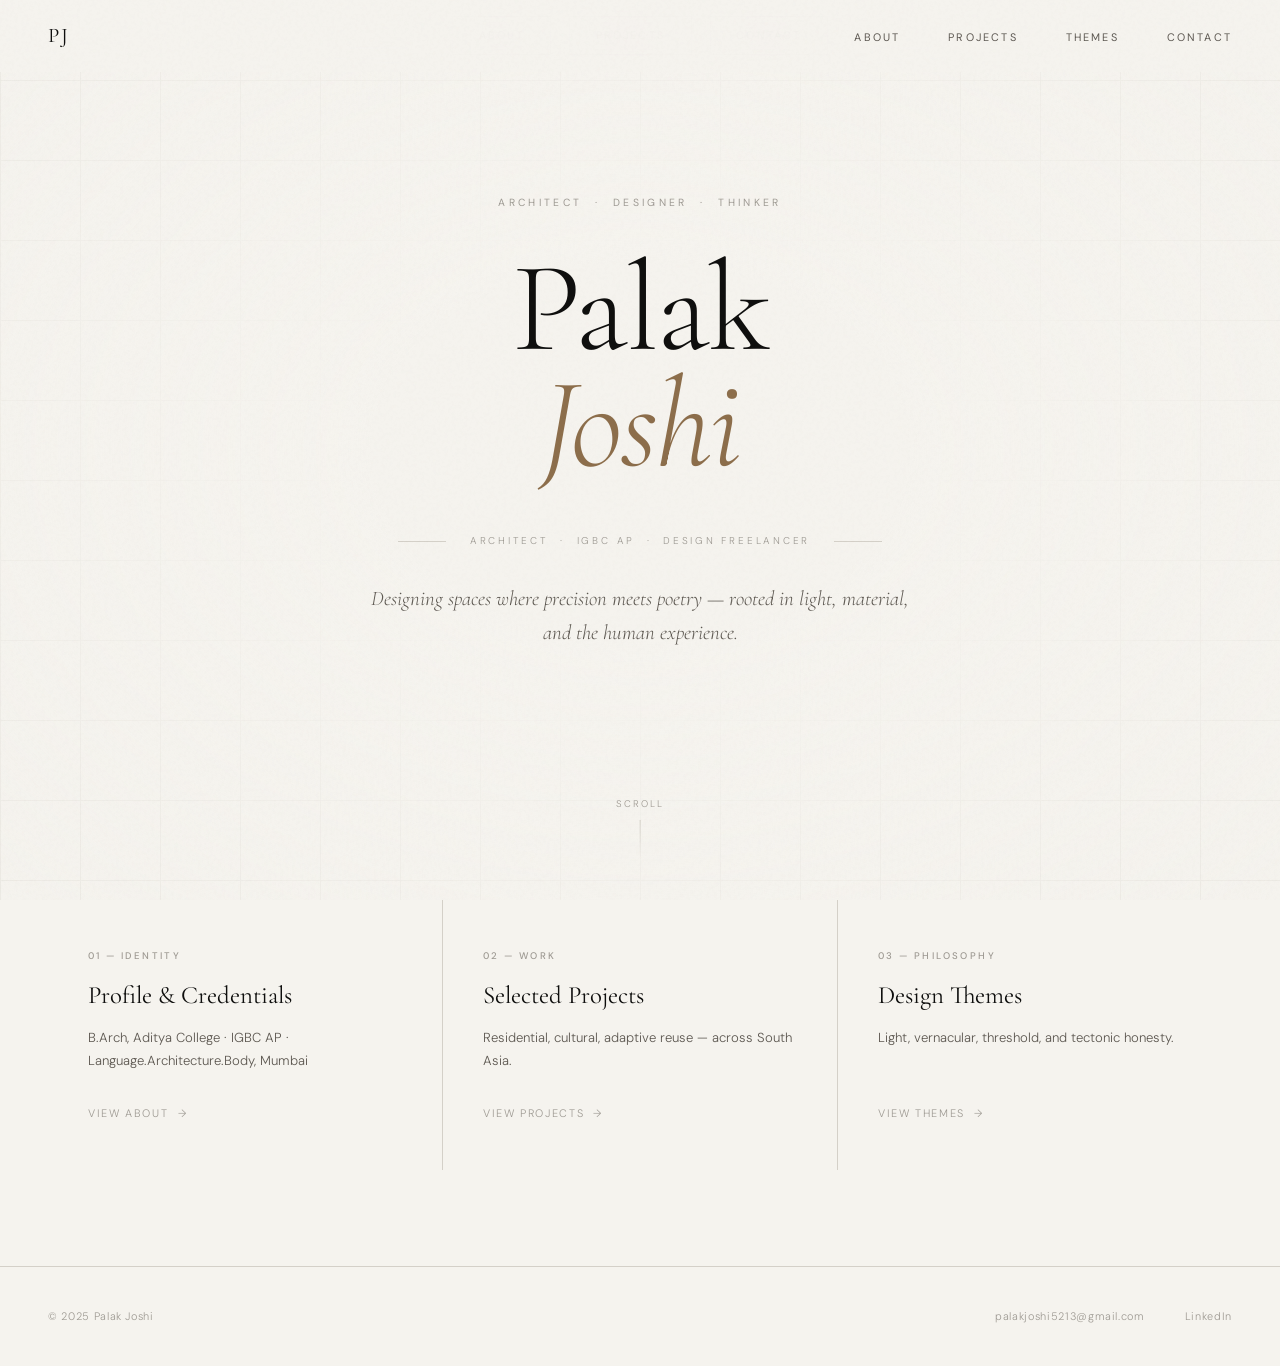
<file: index.html>
<!DOCTYPE html>
<html lang="en">
<head>
  <meta charset="UTF-8"/>
  <meta name="viewport" content="width=device-width, initial-scale=1.0"/>
  <title>Palak Joshi — Architect</title>
  <link rel="preconnect" href="https://fonts.googleapis.com"/>
  <link rel="preconnect" href="https://fonts.gstatic.com" crossorigin/>
  <link href="https://fonts.googleapis.com/css2?family=Cormorant+Garamond:ital,wght@0,300;0,400;0,500;1,300;1,400&family=DM+Sans:ital,wght@0,300;0,400;0,500;1,300&display=swap" rel="stylesheet"/>
  <link rel="stylesheet" href="style.css"/>
  <style>
    /* ── Hero Layout ────────────────────────────── */
    .hero {
      min-height: 100vh;
      display: flex;
      flex-direction: column;
      align-items: center;
      justify-content: center;
      text-align: center;
      padding: 0 2rem;
      position: relative;
      overflow: hidden;
    }

    /* Thin architectural grid lines */
    .hero::after {
      content: '';
      position: absolute;
      inset: 0;
      background-image:
        linear-gradient(var(--border) 1px, transparent 1px),
        linear-gradient(90deg, var(--border) 1px, transparent 1px);
      background-size: 80px 80px;
      opacity: 0.25;
      pointer-events: none;
    }

    /* Radial fade to hide grid at center */
    .hero::before {
      content: '';
      position: absolute;
      inset: 0;
      background: radial-gradient(ellipse 70% 70% at 50% 50%, var(--bg) 30%, transparent 100%);
      z-index: 1;
      pointer-events: none;
    }

    .hero-content {
      position: relative;
      z-index: 2;
      max-width: 860px;
    }

    .hero-eyebrow {
      font-size: 0.65rem;
      font-weight: 400;
      letter-spacing: 0.32em;
      text-transform: uppercase;
      color: var(--text-light);
      margin-bottom: 2.5rem;
      opacity: 0;
      animation: fadeUp 0.7s ease 0.6s forwards;
    }

    .hero-name {
      font-family: var(--serif);
      font-size: clamp(4rem, 10vw, 9rem);
      font-weight: 300;
      line-height: 0.9;
      letter-spacing: -0.02em;
      margin-bottom: 0.4em;
      opacity: 0;
      animation: fadeUp 0.8s ease 0.85s forwards;
    }
    .hero-name .first { display: block; }
    .hero-name .last  {
      display: block;
      font-style: italic;
      color: var(--accent);
    }

    .hero-divider {
      display: flex;
      align-items: center;
      justify-content: center;
      gap: 1.5rem;
      margin: 2rem 0;
      opacity: 0;
      animation: fadeIn 0.6s ease 1.2s forwards;
    }
    .hero-divider::before,
    .hero-divider::after {
      content: '';
      width: 48px; height: 1px;
      background: var(--border);
    }
    .hero-divider span {
      font-size: 0.62rem;
      letter-spacing: 0.28em;
      text-transform: uppercase;
      color: var(--text-light);
    }

    .hero-desc {
      font-family: var(--serif);
      font-size: clamp(1.05rem, 2vw, 1.3rem);
      font-weight: 300;
      font-style: italic;
      color: var(--text-muted);
      line-height: 1.65;
      max-width: 540px;
      margin: 0 auto 3.5rem;
      opacity: 0;
      animation: fadeUp 0.7s ease 1.35s forwards;
    }

    .hero-nav {
      display: flex;
      align-items: center;
      justify-content: center;
      gap: 0.5rem;
      opacity: 0;
      animation: fadeIn 0.6s ease 1.6s forwards;
    }
    .hero-nav a {
      font-size: 0.68rem;
      font-weight: 400;
      letter-spacing: 0.2em;
      text-transform: uppercase;
      color: var(--text-muted);
      padding: 0.6rem 1.6rem;
      border: 1px solid var(--border);
      transition: background 0.3s, color 0.3s, border-color 0.3s;
    }
    .hero-nav a:hover {
      background: var(--text);
      color: var(--bg);
      border-color: var(--text);
    }
    .hero-nav .sep {
      color: var(--border);
      font-size: 0.7rem;
    }

    .hero-scroll-hint {
      position: absolute;
      bottom: 2.5rem;
      left: 50%;
      transform: translateX(-50%);
      z-index: 2;
      display: flex;
      flex-direction: column;
      align-items: center;
      gap: 0.5rem;
      opacity: 0;
      animation: fadeIn 0.6s ease 2s forwards;
    }
    .hero-scroll-hint span {
      font-size: 0.6rem;
      letter-spacing: 0.22em;
      text-transform: uppercase;
      color: var(--text-light);
    }
    .scroll-line {
      width: 1px; height: 40px;
      background: linear-gradient(to bottom, var(--border), transparent);
      animation: scrollLine 2s ease infinite;
    }
    @keyframes scrollLine {
      0%   { transform: scaleY(0); transform-origin: top; }
      50%  { transform: scaleY(1); transform-origin: top; }
      50.01% { transform-origin: bottom; }
      100% { transform: scaleY(0); transform-origin: bottom; }
    }

    /* ── Preview Section ────────────────────────── */
    .preview {
      padding: 0 3rem 6rem;
    }
    .preview-inner {
      max-width: 1200px;
      margin: 0 auto;
    }
    .preview-grid {
      display: grid;
      grid-template-columns: 1fr 1fr 1fr;
      gap: 1px;
      background: var(--border);
    }
    .preview-card {
      background: var(--bg);
      padding: 3rem 2.5rem;
      position: relative;
      overflow: hidden;
      transition: background 0.4s ease;
    }
    .preview-card:hover { background: var(--white); }
    .preview-card::before {
      content: '';
      position: absolute;
      top: 0; left: 0;
      width: 0; height: 2px;
      background: var(--accent);
      transition: width 0.5s cubic-bezier(0.25, 0.46, 0.45, 0.94);
    }
    .preview-card:hover::before { width: 100%; }

    .preview-card a {
      display: flex;
      flex-direction: column;
      height: 100%;
      gap: 0.5rem;
    }
    .card-label {
      font-size: 0.6rem;
      font-weight: 500;
      letter-spacing: 0.25em;
      text-transform: uppercase;
      color: var(--text-light);
      margin-bottom: 0.5rem;
    }
    .card-title {
      font-family: var(--serif);
      font-size: 1.55rem;
      font-weight: 400;
      line-height: 1.25;
      color: var(--text);
      transition: color 0.3s;
    }
    .preview-card:hover .card-title { color: var(--accent); }
    .card-desc {
      font-size: 0.82rem;
      color: var(--text-muted);
      line-height: 1.7;
      margin-top: 0.5rem;
    }
    .card-arrow {
      margin-top: auto;
      font-size: 0.68rem;
      letter-spacing: 0.15em;
      text-transform: uppercase;
      color: var(--text-light);
      padding-top: 1.5rem;
      display: flex;
      align-items: center;
      gap: 0.5rem;
      transition: color 0.3s, gap 0.3s;
    }
    .preview-card:hover .card-arrow {
      color: var(--text);
      gap: 0.8rem;
    }

    @keyframes fadeUp {
      to { opacity: 1; transform: translateY(0); }
    }
    @keyframes fadeIn {
      to { opacity: 1; }
    }

    @media (max-width: 900px) {
      .preview { padding: 0 1.5rem 4rem; }
      .preview-grid { grid-template-columns: 1fr; }
    }
    @media (max-width: 640px) {
      .hero-nav { flex-direction: column; gap: 0.8rem; }
      .hero-nav .sep { display: none; }
    }
  </style>
</head>
<body>

  <!-- Navigation -->
  <nav id="navbar">
    <a href="index.html" class="nav-logo">PJ</a>
    <ul class="nav-links" id="navLinks">
      <li><a href="about.html">About</a></li>
      <li><a href="projects.html">Projects</a></li>
      <li><a href="themes.html">Themes</a></li>
      <li><a href="contact.html">Contact</a></li>
    </ul>
    <button class="menu-toggle" id="menuToggle" aria-label="Toggle menu">
      <span></span><span></span><span></span>
    </button>
  </nav>

  <div class="page-wrapper">

    <!-- Hero -->
    <section class="hero">
      <div class="hero-content">
        <p class="hero-eyebrow">Architect &nbsp;·&nbsp; Designer &nbsp;·&nbsp; Thinker</p>
        <h1 class="hero-name">
          <span class="first">Palak</span>
          <span class="last">Joshi</span>
        </h1>
        <div class="hero-divider">
          <span>Architect &nbsp;·&nbsp; IGBC AP &nbsp;·&nbsp; Design Freelancer</span>
        </div>
        <p class="hero-desc">
          Designing spaces where precision meets poetry — rooted in light, material, and the human experience.
        </p>
        <nav class="hero-nav" aria-label="Quick navigation">
          <a href="about.html">About</a>
          <span class="sep">·</span>
          <a href="projects.html">Projects</a>
          <span class="sep">·</span>
          <a href="contact.html">Contact</a>
        </nav>
      </div>

      <div class="hero-scroll-hint">
        <span>Scroll</span>
        <div class="scroll-line"></div>
      </div>
    </section>

    <!-- Preview cards -->
    <section class="preview">
      <div class="preview-inner">
        <div class="preview-grid reveal-stagger">

          <div class="preview-card">
            <a href="about.html">
              <span class="card-label">01 — Identity</span>
              <h2 class="card-title">Profile &amp; Credentials</h2>
              <p class="card-desc">B.Arch, Aditya College · IGBC AP · Language.Architecture.Body, Mumbai</p>
              <span class="card-arrow">View About &nbsp;→</span>
            </a>
          </div>

          <div class="preview-card">
            <a href="projects.html">
              <span class="card-label">02 — Work</span>
              <h2 class="card-title">Selected Projects</h2>
              <p class="card-desc">Residential, cultural, adaptive reuse — across South Asia.</p>
              <span class="card-arrow">View Projects &nbsp;→</span>
            </a>
          </div>

          <div class="preview-card">
            <a href="themes.html">
              <span class="card-label">03 — Philosophy</span>
              <h2 class="card-title">Design Themes</h2>
              <p class="card-desc">Light, vernacular, threshold, and tectonic honesty.</p>
              <span class="card-arrow">View Themes &nbsp;→</span>
            </a>
          </div>

        </div>
      </div>
    </section>

    <!-- Footer -->
    <footer class="site-footer">
      <span>© 2025 Palak Joshi</span>
      <div class="footer-right">
        <a href="mailto:palakjoshi5213@gmail.com">palakjoshi5213@gmail.com</a>
        <a href="https://www.linkedin.com/in/ar-palak-joshi-b5a830193/" target="_blank" rel="noopener">LinkedIn</a>
      </div>
    </footer>

  </div><!-- /page-wrapper -->

  <script src="script.js"></script>
</body>
</html>
</file>
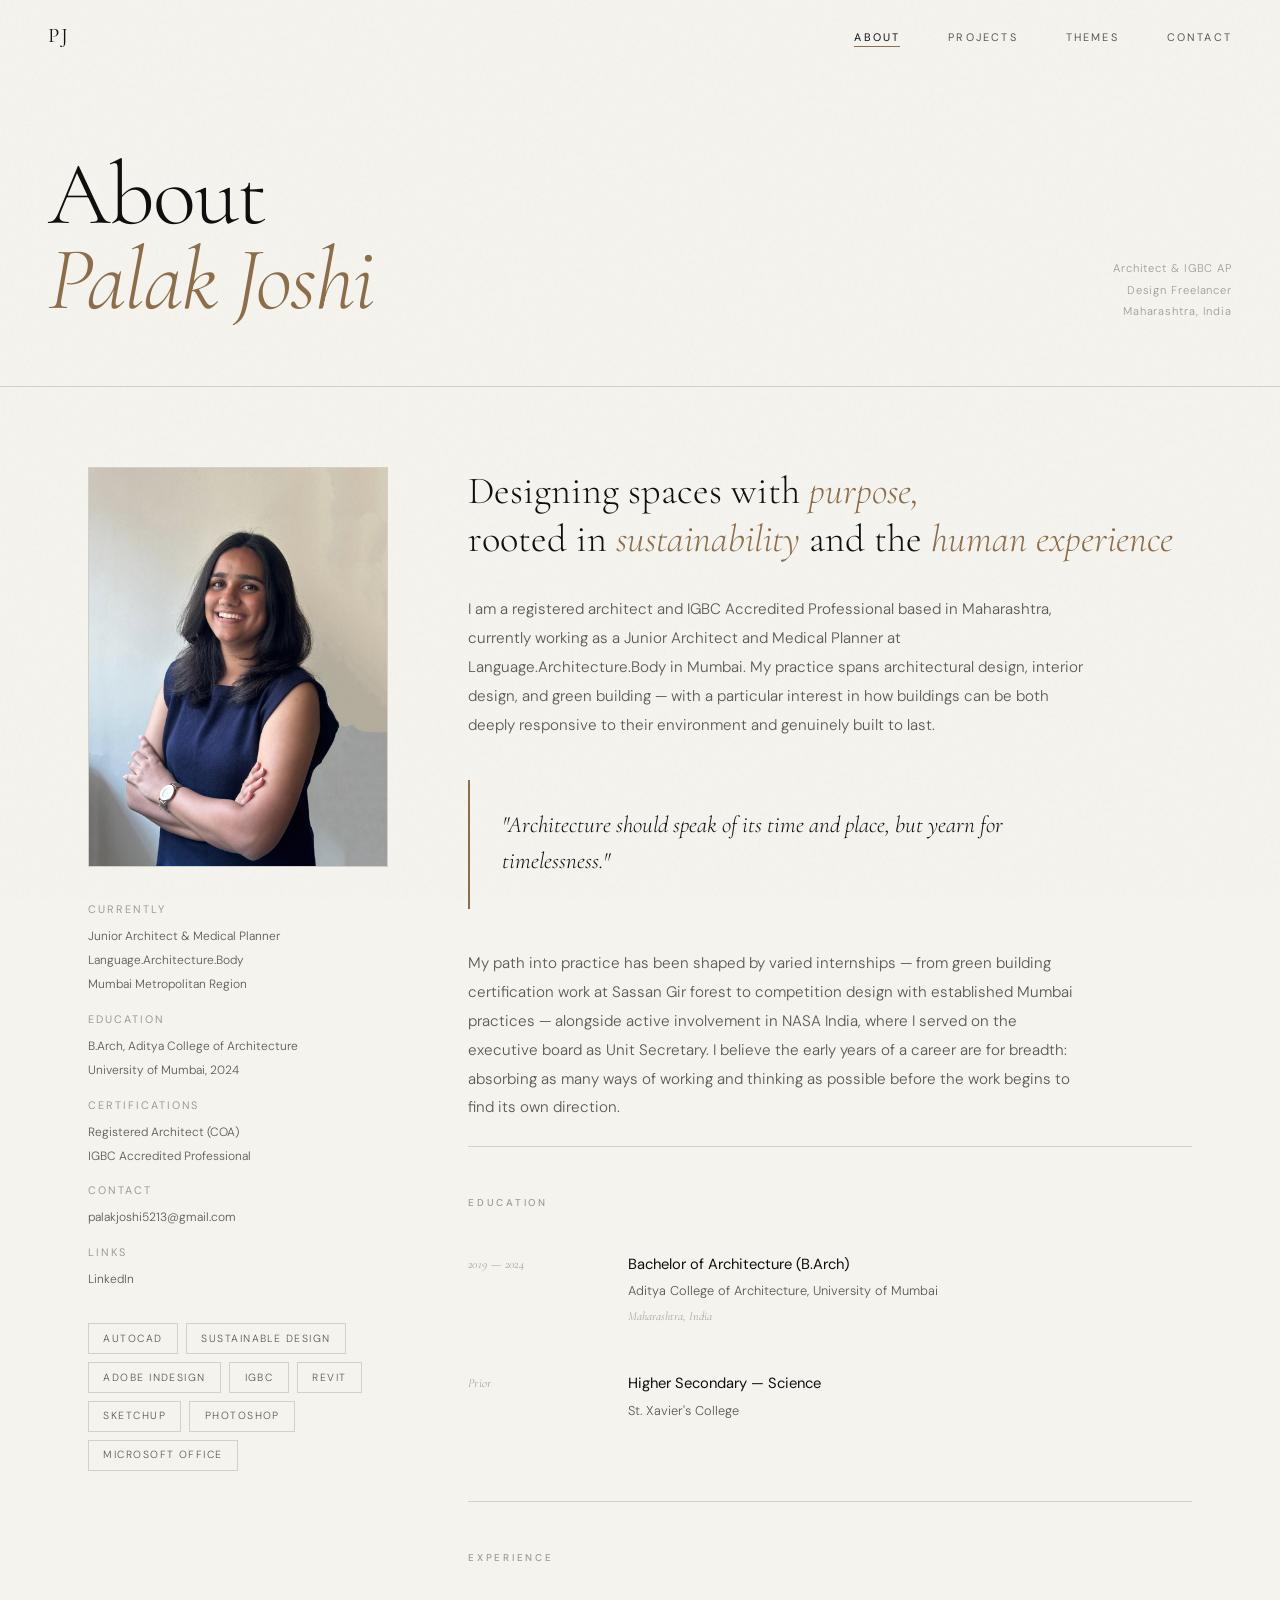
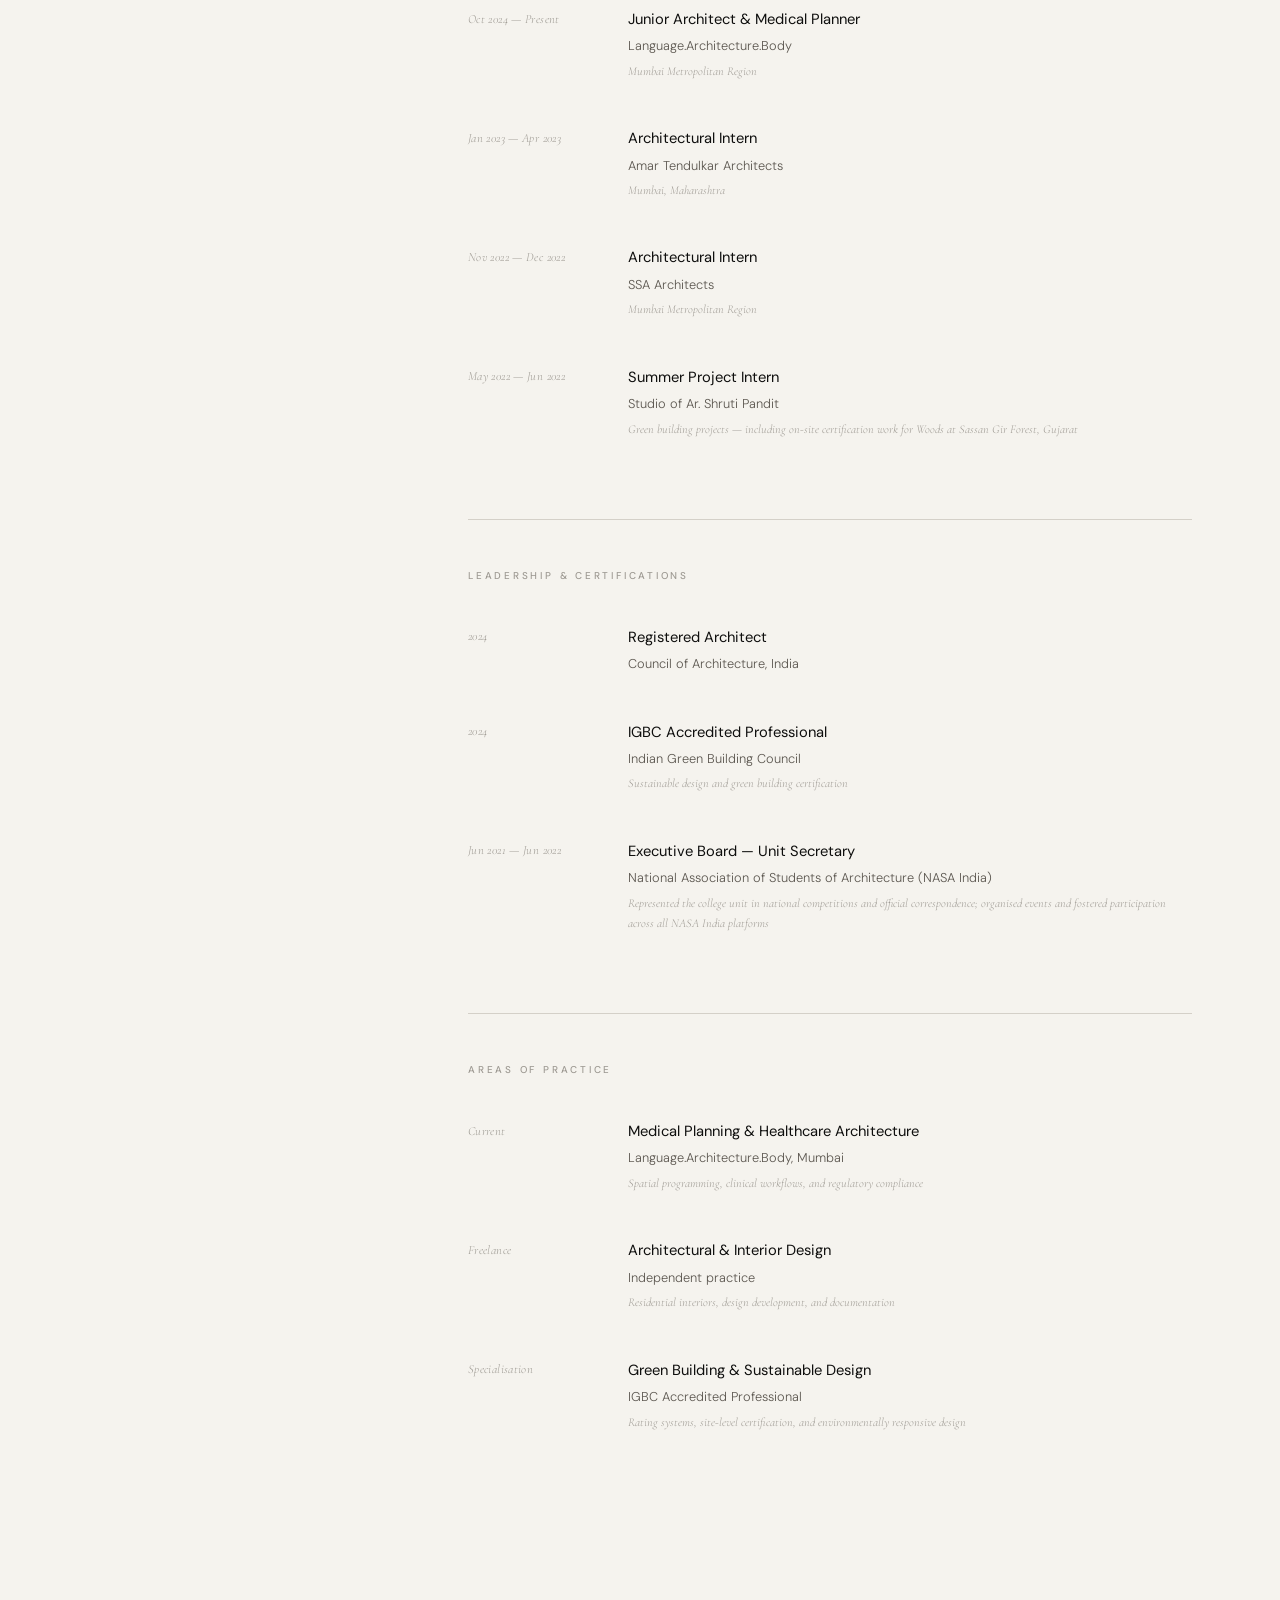
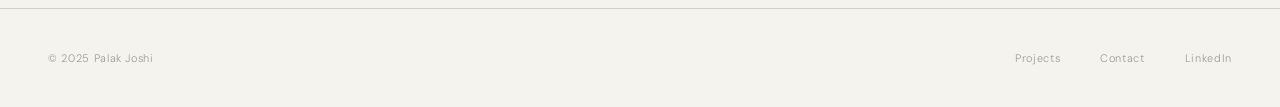
<file: about.html>
<!DOCTYPE html>
<html lang="en">
<head>
  <meta charset="UTF-8"/>
  <meta name="viewport" content="width=device-width, initial-scale=1.0"/>
  <title>About — Palak Joshi</title>
  <link rel="preconnect" href="https://fonts.googleapis.com"/>
  <link rel="preconnect" href="https://fonts.gstatic.com" crossorigin/>
  <link href="https://fonts.googleapis.com/css2?family=Cormorant+Garamond:ital,wght@0,300;0,400;0,500;1,300;1,400&family=DM+Sans:ital,wght@0,300;0,400;0,500;1,300&display=swap" rel="stylesheet"/>
  <link rel="stylesheet" href="style.css"/>
  <style>
    .about-page {
      padding-top: var(--nav-h);
    }

    /* ── Page Header ────────────────────────────── */
    .page-header {
      padding: 5rem 3rem 4rem;
      border-bottom: 1px solid var(--border);
      display: grid;
      grid-template-columns: 1fr auto;
      align-items: end;
      gap: 2rem;
      max-width: 100%;
    }
    .page-header-inner {
      max-width: 1200px;
      margin: 0 auto;
      width: 100%;
      display: grid;
      grid-template-columns: 1fr auto;
      align-items: end;
      gap: 2rem;
    }
    .page-title {
      font-family: var(--serif);
      font-size: clamp(3rem, 7vw, 6.5rem);
      font-weight: 300;
      line-height: 0.95;
      letter-spacing: -0.02em;
    }
    .page-title em {
      font-style: italic;
      color: var(--accent);
    }
    .page-header-meta {
      text-align: right;
      font-size: 0.7rem;
      color: var(--text-light);
      letter-spacing: 0.08em;
      line-height: 1.9;
    }

    /* ── Main Layout ────────────────────────────── */
    .about-main {
      max-width: 1200px;
      margin: 0 auto;
      padding: 5rem 3rem 6rem;
      display: grid;
      grid-template-columns: 300px 1fr;
      gap: 5rem;
      align-items: start;
    }

    /* ── Portrait Column ────────────────────────── */
    .portrait-col {
      position: sticky;
      top: calc(var(--nav-h) + 2rem);
    }
    .portrait-wrap {
      position: relative;
      aspect-ratio: 3/4;
      overflow: hidden;
      margin-bottom: 2rem;
    }
    .portrait-wrap img {
      width: 100%; height: 100%;
      object-fit: cover;
      filter: grayscale(15%) contrast(1.05);
      transition: filter 0.5s ease, transform 0.6s ease;
    }
    .portrait-wrap:hover img {
      filter: grayscale(0%) contrast(1);
      transform: scale(1.02);
    }
    .portrait-wrap::after {
      content: '';
      position: absolute;
      inset: 0;
      border: 1px solid var(--border);
      pointer-events: none;
    }

    .portrait-info {
      font-size: 0.75rem;
      color: var(--text-muted);
      line-height: 2;
    }
    .portrait-info strong {
      display: block;
      font-weight: 400;
      font-size: 0.68rem;
      letter-spacing: 0.18em;
      text-transform: uppercase;
      color: var(--text-light);
      margin-top: 0.8rem;
      margin-bottom: 0.2rem;
    }
    .portrait-info a {
      color: var(--text-muted);
      transition: color 0.3s;
    }
    .portrait-info a:hover { color: var(--text); }

    /* ── Bio Column ─────────────────────────────── */
    .bio-col {}

    .bio-head {
      font-family: var(--serif);
      font-size: clamp(1.6rem, 3vw, 2.4rem);
      font-weight: 300;
      line-height: 1.25;
      margin-bottom: 2rem;
    }
    .bio-head em {
      font-style: italic;
      color: var(--accent);
    }

    .bio-text {
      font-size: 0.95rem;
      color: var(--text-muted);
      line-height: 1.9;
      margin-bottom: 1.5rem;
      max-width: 620px;
    }

    .bio-quote {
      font-family: var(--serif);
      font-size: clamp(1.1rem, 2vw, 1.45rem);
      font-weight: 300;
      font-style: italic;
      line-height: 1.55;
      color: var(--text);
      padding: 1.8rem 0 1.8rem 2rem;
      border-left: 2px solid var(--accent);
      margin: 2.5rem 0;
      max-width: 560px;
    }

    /* ── CV Sections ────────────────────────────── */
    .cv-section {
      padding: 3rem 0;
      border-top: 1px solid var(--border);
    }

    .cv-title {
      font-size: 0.62rem;
      font-weight: 500;
      letter-spacing: 0.28em;
      text-transform: uppercase;
      color: var(--text-light);
      margin-bottom: 2.5rem;
    }

    .cv-grid {
      display: grid;
      grid-template-columns: 120px 1fr;
      gap: 0.8rem 2.5rem;
    }

    .cv-year {
      font-size: 0.78rem;
      color: var(--text-light);
      font-weight: 300;
      letter-spacing: 0.03em;
      padding-top: 0.1rem;
      font-family: var(--serif);
      font-style: italic;
    }

    .cv-entry { padding-bottom: 2rem; }

    .cv-entry-title {
      font-size: 0.92rem;
      font-weight: 400;
      color: var(--text);
      margin-bottom: 0.2rem;
    }

    .cv-entry-sub {
      font-size: 0.8rem;
      color: var(--text-muted);
      font-weight: 300;
    }

    .cv-entry-detail {
      font-size: 0.75rem;
      color: var(--text-light);
      font-style: italic;
      font-family: var(--serif);
      margin-top: 0.25rem;
    }

    /* ── Skills Pills ───────────────────────────── */
    .skills-row {
      display: flex;
      flex-wrap: wrap;
      gap: 0.5rem;
      margin-top: 1.5rem;
    }
    .skill-pill {
      font-size: 0.65rem;
      letter-spacing: 0.14em;
      text-transform: uppercase;
      color: var(--text-muted);
      border: 1px solid var(--border);
      padding: 0.35rem 0.9rem;
      background: transparent;
      transition: background 0.3s, color 0.3s;
    }
    .skill-pill:hover {
      background: var(--text);
      color: var(--bg);
      border-color: var(--text);
    }

    @media (max-width: 1000px) {
      .about-main {
        grid-template-columns: 240px 1fr;
        gap: 3rem;
      }
    }
    @media (max-width: 780px) {
      .about-main {
        grid-template-columns: 1fr;
        gap: 3rem;
        padding: 3rem 1.5rem 4rem;
      }
      .portrait-col { position: static; }
      .portrait-wrap { max-width: 300px; }
      .page-header { padding: 4rem 1.5rem 3rem; }
      .page-header-inner { grid-template-columns: 1fr; }
      .page-header-meta { text-align: left; }
      .cv-grid { grid-template-columns: 90px 1fr; gap: 0.5rem 1.5rem; }
    }
    @media (max-width: 480px) {
      .cv-grid { grid-template-columns: 1fr; gap: 0.2rem; }
      .cv-year { padding-bottom: 0; font-size: 0.7rem; }
    }
  </style>
</head>
<body>

  <nav id="navbar">
    <a href="index.html" class="nav-logo">PJ</a>
    <ul class="nav-links" id="navLinks">
      <li><a href="about.html">About</a></li>
      <li><a href="projects.html">Projects</a></li>
      <li><a href="themes.html">Themes</a></li>
      <li><a href="contact.html">Contact</a></li>
    </ul>
    <button class="menu-toggle" id="menuToggle" aria-label="Toggle menu">
      <span></span><span></span><span></span>
    </button>
  </nav>

  <div class="page-wrapper about-page">

    <!-- Page Header -->
    <header>
      <div style="padding: 5rem 3rem 4rem; border-bottom: 1px solid var(--border);">
        <div style="max-width:1200px; margin:0 auto; display:grid; grid-template-columns:1fr auto; align-items:end; gap:2rem;">
          <h1 class="page-title reveal">
            About<br><em>Palak Joshi</em>
          </h1>
          <div class="page-header-meta reveal" style="text-align:right;">
            Architect &amp; IGBC AP<br>
            Design Freelancer<br>
            Maharashtra, India
          </div>
        </div>
      </div>
    </header>

    <!-- Main Content -->
    <div class="about-main">

      <!-- Left: Portrait + Info -->
      <aside class="portrait-col reveal">
        <div class="portrait-wrap">
          <!-- Replace with actual portrait: <img src="pj-photo.jpg" alt="Palak Joshi"/> -->
          <img src="pj-photo.jpg" alt="Palak Joshi" onerror="this.style.display='none';this.parentElement.style.background='var(--bg-alt)'"/>
        </div>
        <div class="portrait-info">
          <strong>Currently</strong>
          Junior Architect &amp; Medical Planner<br>
          Language.Architecture.Body<br>
          Mumbai Metropolitan Region

          <strong>Education</strong>
          B.Arch, Aditya College of Architecture<br>
          University of Mumbai, 2024

          <strong>Certifications</strong>
          Registered Architect (COA)<br>
          IGBC Accredited Professional

          <strong>Contact</strong>
          <a href="mailto:palakjoshi5213@gmail.com">palakjoshi5213@gmail.com</a>

          <strong>Links</strong>
          <a href="https://www.linkedin.com/in/ar-palak-joshi-b5a830193/" target="_blank" rel="noopener">LinkedIn</a>
        </div>

        <div class="skills-row" style="margin-top:2rem;">
          <span class="skill-pill">AutoCAD</span>
          <span class="skill-pill">Sustainable Design</span>
          <span class="skill-pill">Adobe InDesign</span>
          <span class="skill-pill">IGBC</span>
          <span class="skill-pill">Revit</span>
          <span class="skill-pill">SketchUp</span>
          <span class="skill-pill">Photoshop</span>
          <span class="skill-pill">Microsoft Office</span>
        </div>
      </aside>

      <!-- Right: Bio + CV -->
      <main class="bio-col">

        <div class="reveal">
          <h2 class="bio-head">
            Designing spaces with <em>purpose,</em><br>
            rooted in <em>sustainability</em> and the <em>human experience</em>
          </h2>
          <p class="bio-text">
            I am a registered architect and IGBC Accredited Professional based in Maharashtra, currently working as a Junior Architect and Medical Planner at Language.Architecture.Body in Mumbai. My practice spans architectural design, interior design, and green building — with a particular interest in how buildings can be both deeply responsive to their environment and genuinely built to last.
          </p>
          <blockquote class="bio-quote">
            "Architecture should speak of its time and place, but yearn for timelessness."
          </blockquote>
          <p class="bio-text">
            My path into practice has been shaped by varied internships — from green building certification work at Sassan Gir forest to competition design with established Mumbai practices — alongside active involvement in NASA India, where I served on the executive board as Unit Secretary. I believe the early years of a career are for breadth: absorbing as many ways of working and thinking as possible before the work begins to find its own direction.
          </p>
        </div>

        <!-- Education -->
        <div class="cv-section reveal">
          <h3 class="cv-title">Education</h3>
          <div class="cv-grid reveal-stagger">
            <div class="cv-year">2019 — 2024</div>
            <div class="cv-entry">
              <div class="cv-entry-title">Bachelor of Architecture (B.Arch)</div>
              <div class="cv-entry-sub">Aditya College of Architecture, University of Mumbai</div>
              <div class="cv-entry-detail">Maharashtra, India</div>
            </div>
            <div class="cv-year">Prior</div>
            <div class="cv-entry">
              <div class="cv-entry-title">Higher Secondary — Science</div>
              <div class="cv-entry-sub">St. Xavier's College</div>
            </div>
          </div>
        </div>

        <!-- Experience -->
        <div class="cv-section reveal">
          <h3 class="cv-title">Experience</h3>
          <div class="cv-grid reveal-stagger">
            <div class="cv-year">Oct 2024 — Present</div>
            <div class="cv-entry">
              <div class="cv-entry-title">Junior Architect &amp; Medical Planner</div>
              <div class="cv-entry-sub">Language.Architecture.Body</div>
              <div class="cv-entry-detail">Mumbai Metropolitan Region</div>
            </div>
            <div class="cv-year">Jan 2023 — Apr 2023</div>
            <div class="cv-entry">
              <div class="cv-entry-title">Architectural Intern</div>
              <div class="cv-entry-sub">Amar Tendulkar Architects</div>
              <div class="cv-entry-detail">Mumbai, Maharashtra</div>
            </div>
            <div class="cv-year">Nov 2022 — Dec 2022</div>
            <div class="cv-entry">
              <div class="cv-entry-title">Architectural Intern</div>
              <div class="cv-entry-sub">SSA Architects</div>
              <div class="cv-entry-detail">Mumbai Metropolitan Region</div>
            </div>
            <div class="cv-year">May 2022 — Jun 2022</div>
            <div class="cv-entry">
              <div class="cv-entry-title">Summer Project Intern</div>
              <div class="cv-entry-sub">Studio of Ar. Shruti Pandit</div>
              <div class="cv-entry-detail">Green building projects — including on-site certification work for Woods at Sassan Gir Forest, Gujarat</div>
            </div>
          </div>
        </div>

        <!-- Leadership & Certifications -->
        <div class="cv-section reveal">
          <h3 class="cv-title">Leadership &amp; Certifications</h3>
          <div class="cv-grid reveal-stagger">
            <div class="cv-year">2024</div>
            <div class="cv-entry">
              <div class="cv-entry-title">Registered Architect</div>
              <div class="cv-entry-sub">Council of Architecture, India</div>
            </div>
            <div class="cv-year">2024</div>
            <div class="cv-entry">
              <div class="cv-entry-title">IGBC Accredited Professional</div>
              <div class="cv-entry-sub">Indian Green Building Council</div>
              <div class="cv-entry-detail">Sustainable design and green building certification</div>
            </div>
            <div class="cv-year">Jun 2021 — Jun 2022</div>
            <div class="cv-entry">
              <div class="cv-entry-title">Executive Board — Unit Secretary</div>
              <div class="cv-entry-sub">National Association of Students of Architecture (NASA India)</div>
              <div class="cv-entry-detail">Represented the college unit in national competitions and official correspondence; organised events and fostered participation across all NASA India platforms</div>
            </div>
          </div>
        </div>

        <!-- Areas of Practice -->
        <div class="cv-section reveal">
          <h3 class="cv-title">Areas of Practice</h3>
          <div class="cv-grid reveal-stagger">
            <div class="cv-year">Current</div>
            <div class="cv-entry">
              <div class="cv-entry-title">Medical Planning &amp; Healthcare Architecture</div>
              <div class="cv-entry-sub">Language.Architecture.Body, Mumbai</div>
              <div class="cv-entry-detail">Spatial programming, clinical workflows, and regulatory compliance</div>
            </div>
            <div class="cv-year">Freelance</div>
            <div class="cv-entry">
              <div class="cv-entry-title">Architectural &amp; Interior Design</div>
              <div class="cv-entry-sub">Independent practice</div>
              <div class="cv-entry-detail">Residential interiors, design development, and documentation</div>
            </div>
            <div class="cv-year">Specialisation</div>
            <div class="cv-entry">
              <div class="cv-entry-title">Green Building &amp; Sustainable Design</div>
              <div class="cv-entry-sub">IGBC Accredited Professional</div>
              <div class="cv-entry-detail">Rating systems, site-level certification, and environmentally responsive design</div>
            </div>
          </div>
        </div>

      </main>
    </div>

    <!-- Footer -->
    <footer class="site-footer">
      <span>© 2025 Palak Joshi</span>
      <div class="footer-right">
        <a href="projects.html">Projects</a>
        <a href="contact.html">Contact</a>
        <a href="https://www.linkedin.com/in/ar-palak-joshi-b5a830193/" target="_blank" rel="noopener">LinkedIn</a>
      </div>
    </footer>

  </div>

  <script src="script.js"></script>
</body>
</html>
</file>
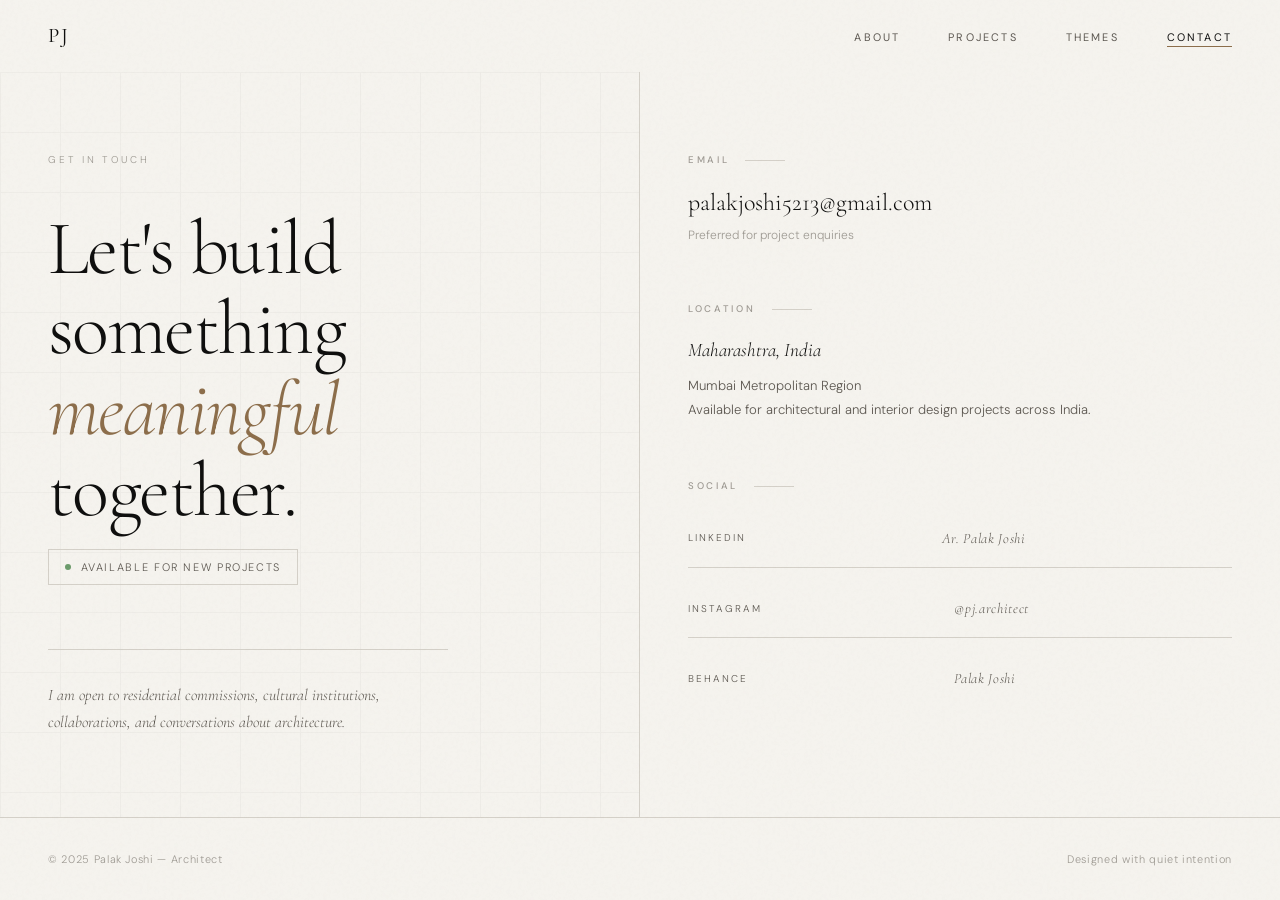
<file: contact.html>
<!DOCTYPE html>
<html lang="en">
<head>
  <meta charset="UTF-8"/>
  <meta name="viewport" content="width=device-width, initial-scale=1.0"/>
  <title>Contact — Palak Joshi</title>
  <link rel="preconnect" href="https://fonts.googleapis.com"/>
  <link rel="preconnect" href="https://fonts.gstatic.com" crossorigin/>
  <link href="https://fonts.googleapis.com/css2?family=Cormorant+Garamond:ital,wght@0,300;0,400;0,500;1,300;1,400&family=DM+Sans:ital,wght@0,300;0,400;0,500;1,300&display=swap" rel="stylesheet"/>
  <link rel="stylesheet" href="style.css"/>
  <style>
    .contact-page { padding-top: var(--nav-h); min-height: 100vh; display: flex; flex-direction: column; }

    /* ── Full-height contact layout ─────────────── */
    .contact-main {
      flex: 1;
      display: grid;
      grid-template-columns: 1fr 1fr;
    }

    /* Left: large typographic CTA */
    .contact-left {
      padding: 5rem 3rem;
      display: flex;
      flex-direction: column;
      justify-content: space-between;
      border-right: 1px solid var(--border);
      position: relative;
      overflow: hidden;
    }
    .contact-left::after {
      content: '';
      position: absolute;
      inset: 0;
      background-image:
        linear-gradient(var(--border) 1px, transparent 1px),
        linear-gradient(90deg, var(--border) 1px, transparent 1px);
      background-size: 60px 60px;
      opacity: 0.18;
      pointer-events: none;
    }
    .contact-left > * { position: relative; z-index: 1; }

    .contact-cta {
      font-family: var(--serif);
      font-size: clamp(2.5rem, 6vw, 5.5rem);
      font-weight: 300;
      line-height: 1.05;
      letter-spacing: -0.02em;
    }
    .contact-cta em {
      font-style: italic;
      color: var(--accent);
    }

    .contact-philosophy {
      font-family: var(--serif);
      font-size: 1rem;
      font-style: italic;
      color: var(--text-muted);
      line-height: 1.7;
      max-width: 400px;
      padding-top: 2rem;
      border-top: 1px solid var(--border);
      margin-top: 4rem;
    }

    /* Right: contact details */
    .contact-right {
      padding: 5rem 3rem;
      display: flex;
      flex-direction: column;
      gap: 3.5rem;
    }

    .contact-section-label {
      font-size: 0.6rem;
      font-weight: 500;
      letter-spacing: 0.28em;
      text-transform: uppercase;
      color: var(--text-light);
      margin-bottom: 1rem;
      display: flex;
      align-items: center;
      gap: 1rem;
    }
    .contact-section-label::after {
      content: '';
      flex: 1; max-width: 40px;
      height: 1px;
      background: var(--border);
    }

    .contact-block {}

    .contact-block a,
    .contact-block span {
      display: block;
      font-family: var(--serif);
      font-size: clamp(1.1rem, 2vw, 1.5rem);
      font-weight: 300;
      color: var(--text);
      line-height: 1.6;
      transition: color 0.3s;
    }
    .contact-block a:hover { color: var(--accent); }

    .contact-block .sub {
      font-family: var(--sans);
      font-size: 0.75rem;
      color: var(--text-light);
      font-weight: 300;
      margin-top: 0.2rem;
    }

    /* Availability indicator */
    .availability {
      display: inline-flex;
      align-items: center;
      gap: 0.6rem;
      font-size: 0.68rem;
      letter-spacing: 0.15em;
      text-transform: uppercase;
      color: var(--text-muted);
      padding: 0.5rem 1rem;
      border: 1px solid var(--border);
      background: transparent;
    }
    .availability-dot {
      width: 6px; height: 6px;
      border-radius: 50%;
      background: #6B9B6B; /* soft green */
      animation: pulse 2s ease infinite;
    }
    @keyframes pulse {
      0%, 100% { opacity: 1; }
      50% { opacity: 0.4; }
    }

    /* Social links */
    .social-links {
      display: flex;
      flex-direction: column;
      gap: 0.8rem;
    }
    .social-link {
      display: flex;
      align-items: center;
      justify-content: space-between;
      padding: 1rem 0;
      border-bottom: 1px solid var(--border);
      color: var(--text-muted);
      font-size: 0.82rem;
      letter-spacing: 0.05em;
      transition: color 0.3s;
    }
    .social-link:last-child { border-bottom: none; }
    .social-link:hover { color: var(--text); }
    .social-link .platform {
      font-size: 0.62rem;
      letter-spacing: 0.2em;
      text-transform: uppercase;
    }
    .social-link .handle {
      font-family: var(--serif);
      font-style: italic;
      font-size: 0.9rem;
    }
    .social-link .arrow {
      opacity: 0;
      transition: opacity 0.2s, transform 0.2s;
    }
    .social-link:hover .arrow {
      opacity: 1;
      transform: translateX(3px);
    }

    /* Location */
    .location-text {
      font-size: 0.82rem;
      color: var(--text-muted);
      line-height: 1.85;
    }
    .location-text strong {
      display: block;
      font-family: var(--serif);
      font-style: italic;
      font-weight: 300;
      font-size: 1.2rem;
      color: var(--text);
      margin-bottom: 0.3rem;
    }

    /* ── Footer override ─────────────────────────── */
    .contact-footer {
      padding: 2rem 3rem;
      border-top: 1px solid var(--border);
      display: flex;
      align-items: center;
      justify-content: space-between;
      font-size: 0.68rem;
      color: var(--text-light);
      letter-spacing: 0.06em;
    }

    @media (max-width: 900px) {
      .contact-main { grid-template-columns: 1fr; }
      .contact-left {
        border-right: none;
        border-bottom: 1px solid var(--border);
        padding: 4rem 1.5rem;
      }
      .contact-right { padding: 3rem 1.5rem; }
      .contact-footer { padding: 1.5rem; flex-direction: column; gap: 0.8rem; text-align: center; }
    }
  </style>
</head>
<body>

  <nav id="navbar">
    <a href="index.html" class="nav-logo">PJ</a>
    <ul class="nav-links" id="navLinks">
      <li><a href="about.html">About</a></li>
      <li><a href="projects.html">Projects</a></li>
      <li><a href="themes.html">Themes</a></li>
      <li><a href="contact.html">Contact</a></li>
    </ul>
    <button class="menu-toggle" id="menuToggle" aria-label="Toggle menu">
      <span></span><span></span><span></span>
    </button>
  </nav>

  <div class="page-wrapper contact-page">

    <div class="contact-main">

      <!-- Left column -->
      <div class="contact-left">
        <div>
          <p style="font-size:0.62rem;letter-spacing:0.28em;text-transform:uppercase;color:var(--text-light);margin-bottom:2.5rem;" class="reveal">Get in Touch</p>
          <h1 class="contact-cta reveal">
            Let's build<br>something<br><em>meaningful</em><br>together.
          </h1>
        </div>
        <div class="reveal">
          <div class="availability">
            <span class="availability-dot"></span>
            Available for new projects
          </div>
          <p class="contact-philosophy">
            I am open to residential commissions, cultural institutions, collaborations, and conversations about architecture.
          </p>
        </div>
      </div>

      <!-- Right column -->
      <div class="contact-right">

        <div class="contact-block reveal">
          <p class="contact-section-label">Email</p>
          <a href="mailto:palakjoshi5213@gmail.com">palakjoshi5213@gmail.com</a>
          <span class="sub">Preferred for project enquiries</span>
        </div>

        <div class="contact-block reveal">
          <p class="contact-section-label">Location</p>
          <div class="location-text">
            <strong>Maharashtra, India</strong>
            Mumbai Metropolitan Region<br>
            Available for architectural and interior design projects across India.
          </div>
        </div>

        <div class="reveal">
          <p class="contact-section-label">Social</p>
          <div class="social-links">
            <a href="https://www.linkedin.com/in/ar-palak-joshi-b5a830193/" target="_blank" rel="noopener" class="social-link">
              <span class="platform">LinkedIn</span>
              <span class="handle">Ar. Palak Joshi</span>
              <span class="arrow">→</span>
            </a>
            <a href="#" class="social-link">
              <!-- Update with actual Instagram -->
              <span class="platform">Instagram</span>
              <span class="handle">@pj.architect</span>
              <span class="arrow">→</span>
            </a>
            <a href="#" class="social-link">
              <!-- Update with actual Behance -->
              <span class="platform">Behance</span>
              <span class="handle">Palak Joshi</span>
              <span class="arrow">→</span>
            </a>
          </div>
        </div>

      </div>
    </div>

    <!-- Footer -->
    <footer class="contact-footer">
      <span>© 2025 Palak Joshi — Architect</span>
      <span>Designed with quiet intention</span>
    </footer>

  </div>

  <script src="script.js"></script>
</body>
</html>
</file>
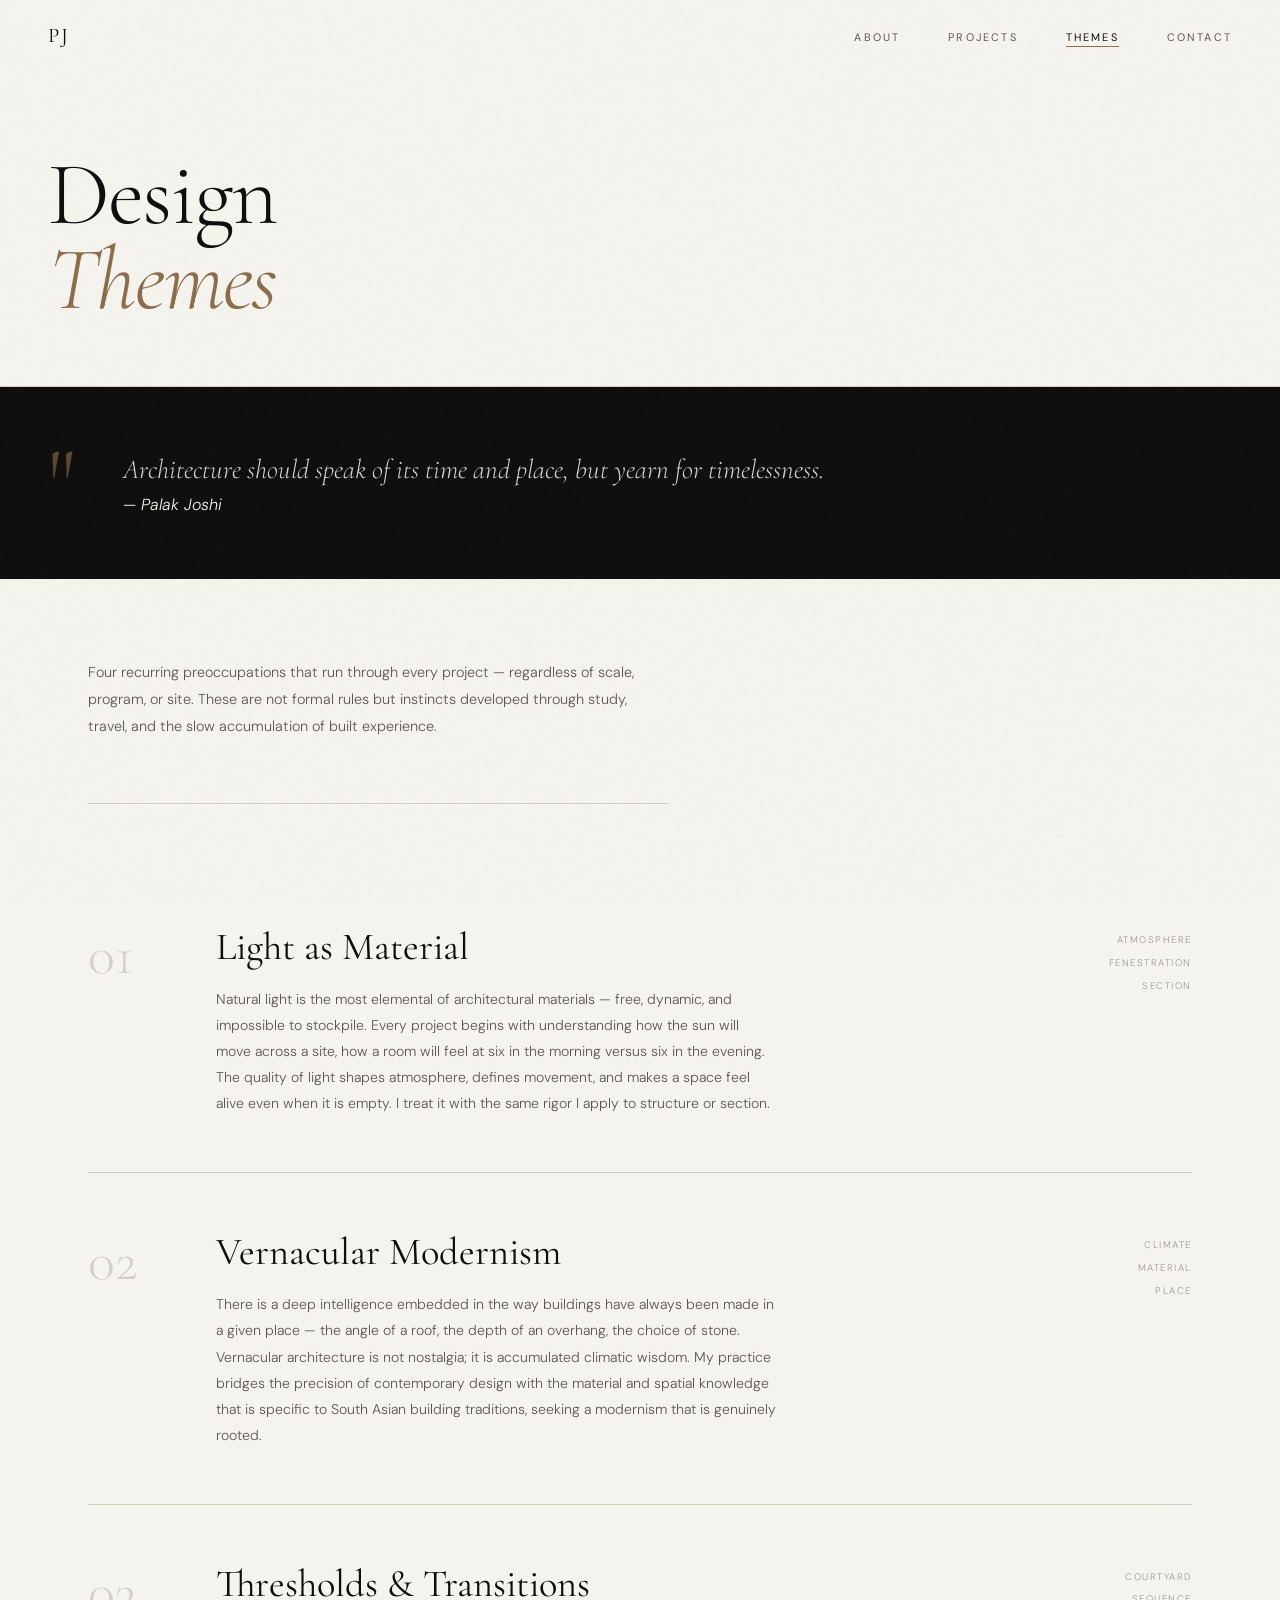
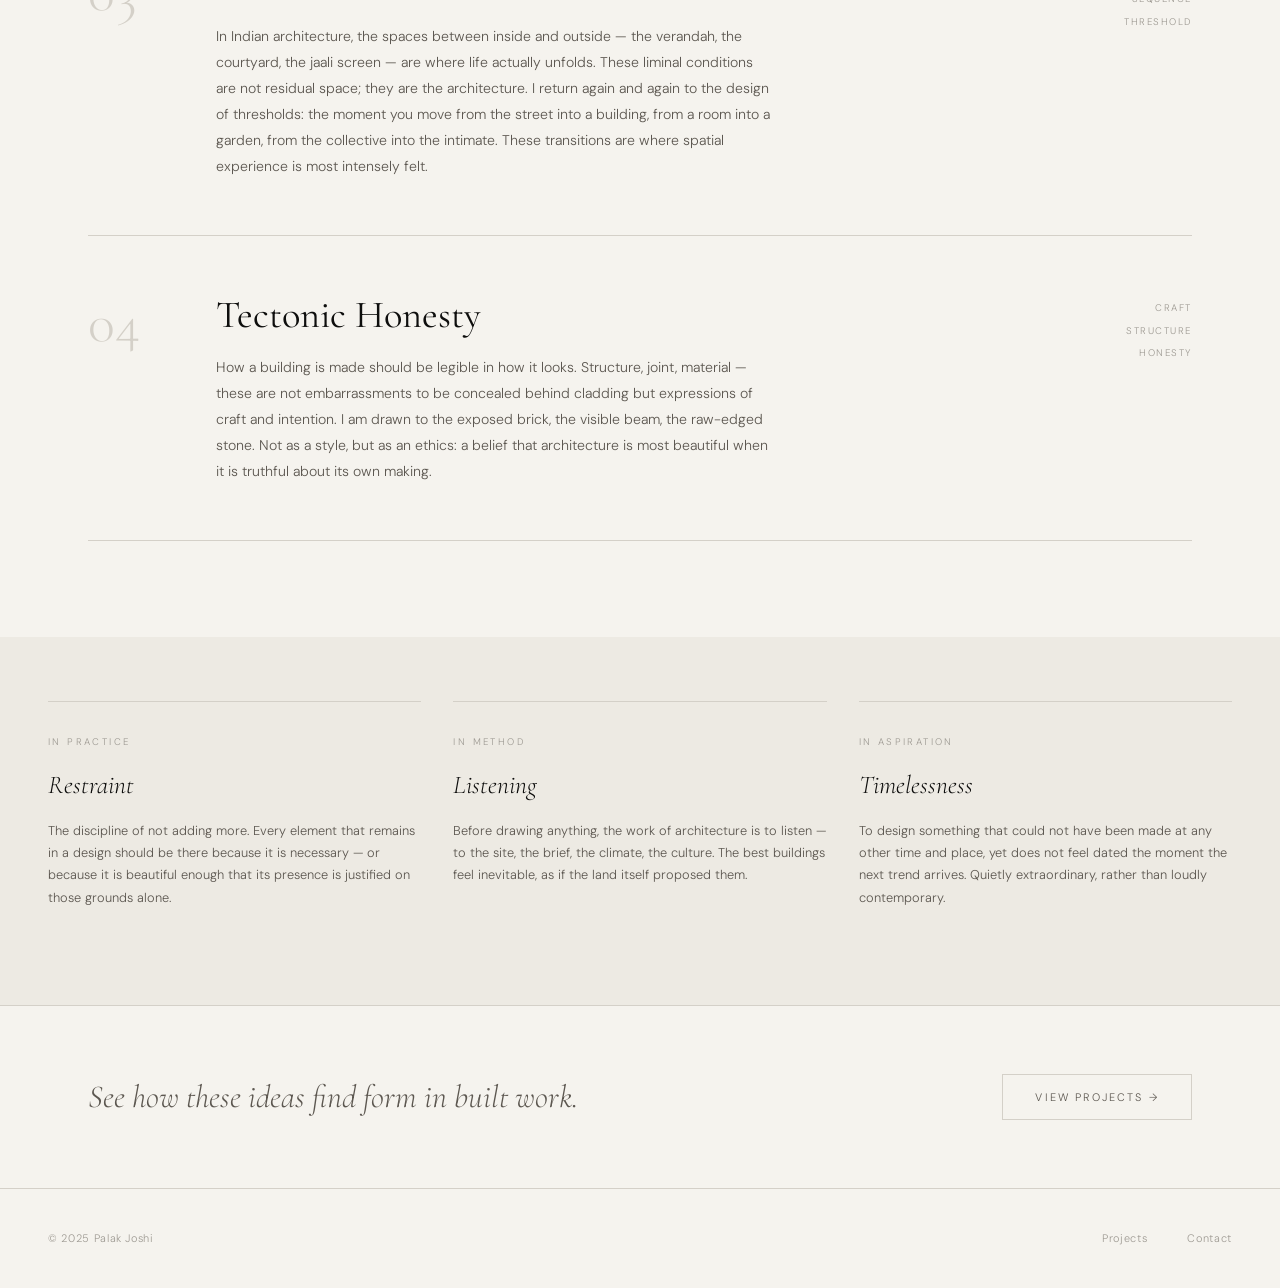
<file: themes.html>
<!DOCTYPE html>
<html lang="en">
<head>
  <meta charset="UTF-8"/>
  <meta name="viewport" content="width=device-width, initial-scale=1.0"/>
  <title>Themes — Palak Joshi</title>
  <link rel="preconnect" href="https://fonts.googleapis.com"/>
  <link rel="preconnect" href="https://fonts.gstatic.com" crossorigin/>
  <link href="https://fonts.googleapis.com/css2?family=Cormorant+Garamond:ital,wght@0,300;0,400;0,500;1,300;1,400&family=DM+Sans:ital,wght@0,300;0,400;0,500;1,300&display=swap" rel="stylesheet"/>
  <link rel="stylesheet" href="style.css"/>
  <style>
    .themes-page { padding-top: var(--nav-h); }

    /* ── Page Header ────────────────────────────── */
    .page-header {
      padding: 5rem 3rem 4rem;
      border-bottom: 1px solid var(--border);
    }
    .page-header-inner {
      max-width: 1200px;
      margin: 0 auto;
    }
    .page-title {
      font-family: var(--serif);
      font-size: clamp(3rem, 7vw, 6.5rem);
      font-weight: 300;
      line-height: 0.95;
      letter-spacing: -0.02em;
    }
    .page-title em { font-style: italic; color: var(--accent); }

    /* ── Manifesto Strip ────────────────────────── */
    .manifesto-strip {
      background: var(--text);
      color: var(--bg);
      padding: 3rem;
      overflow: hidden;
    }
    .manifesto-strip-inner {
      max-width: 1200px;
      margin: 0 auto;
      display: grid;
      grid-template-columns: auto 1fr;
      gap: 3rem;
      align-items: center;
    }
    .manifesto-mark {
      font-family: var(--serif);
      font-size: 6rem;
      font-weight: 300;
      line-height: 1;
      color: var(--accent);
      opacity: 0.6;
    }
    .manifesto-text {
      font-family: var(--serif);
      font-size: clamp(1.2rem, 2.5vw, 1.7rem);
      font-weight: 300;
      font-style: italic;
      line-height: 1.55;
      color: rgba(245, 243, 238, 0.85);
    }
    .manifesto-text cite {
      display: block;
      font-family: var(--sans);
      font-style: normal;
      font-size: 0.65rem;
      letter-spacing: 0.2em;
      text-transform: uppercase;
      color: rgba(245, 243, 238, 0.4);
      margin-top: 1rem;
    }

    /* ── Themes Body ────────────────────────────── */
    .themes-body {
      max-width: 1200px;
      margin: 0 auto;
      padding: 5rem 3rem 6rem;
    }

    .themes-intro {
      font-size: 0.9rem;
      color: var(--text-muted);
      line-height: 1.85;
      max-width: 580px;
      margin-bottom: 4rem;
      padding-bottom: 4rem;
      border-bottom: 1px solid var(--border);
    }

    /* ── Theme Items ────────────────────────────── */
    .theme-item {
      display: grid;
      grid-template-columns: 80px 1fr auto;
      gap: 0 3rem;
      padding: 3.5rem 0;
      border-bottom: 1px solid var(--border);
      align-items: start;
      position: relative;
      overflow: hidden;
      transition: background 0.4s ease;
    }
    .theme-item::before {
      content: '';
      position: absolute;
      left: 0; top: 0;
      width: 0; height: 100%;
      background: var(--bg-alt);
      z-index: 0;
      transition: width 0.5s cubic-bezier(0.25, 0.46, 0.45, 0.94);
    }
    .theme-item:hover::before { width: 100%; }
    .theme-item > * { position: relative; z-index: 1; }

    .theme-num {
      font-family: var(--serif);
      font-size: 3.5rem;
      font-weight: 300;
      line-height: 1;
      color: var(--border);
      transition: color 0.3s;
      padding-top: 0.2rem;
    }
    .theme-item:hover .theme-num { color: var(--accent); }

    .theme-body {}
    .theme-title {
      font-family: var(--serif);
      font-size: clamp(1.6rem, 3vw, 2.4rem);
      font-weight: 400;
      line-height: 1.2;
      margin-bottom: 1rem;
      transition: color 0.3s;
    }
    .theme-item:hover .theme-title { color: var(--accent); }

    .theme-desc {
      font-size: 0.88rem;
      color: var(--text-muted);
      line-height: 1.85;
      max-width: 560px;
    }

    .theme-tags {
      display: flex;
      flex-direction: column;
      gap: 0.4rem;
      padding-top: 0.5rem;
      text-align: right;
    }
    .theme-tag {
      font-size: 0.6rem;
      letter-spacing: 0.16em;
      text-transform: uppercase;
      color: var(--text-light);
    }

    /* ── Theme Elaborations ─────────────────────── */
    .theme-elaboration {
      background: var(--bg-alt);
      padding: 4rem 3rem;
      border-bottom: 1px solid var(--border);
    }
    .elaboration-inner {
      max-width: 1200px;
      margin: 0 auto;
      display: grid;
      grid-template-columns: repeat(3, 1fr);
      gap: 2rem;
    }
    .elab-card {
      padding: 2rem 0;
      border-top: 1px solid var(--border);
    }
    .elab-num {
      font-size: 0.6rem;
      letter-spacing: 0.25em;
      text-transform: uppercase;
      color: var(--text-light);
      margin-bottom: 0.8rem;
    }
    .elab-word {
      font-family: var(--serif);
      font-size: 1.6rem;
      font-weight: 300;
      font-style: italic;
      color: var(--text);
      margin-bottom: 0.8rem;
    }
    .elab-desc {
      font-size: 0.8rem;
      color: var(--text-muted);
      line-height: 1.75;
    }

    /* ── Projects Link ──────────────────────────── */
    .themes-cta {
      padding: 4rem 3rem;
      max-width: 1200px;
      margin: 0 auto;
      display: flex;
      align-items: center;
      justify-content: space-between;
      gap: 2rem;
    }
    .themes-cta p {
      font-family: var(--serif);
      font-size: clamp(1.4rem, 3vw, 2rem);
      font-weight: 300;
      font-style: italic;
      color: var(--text-muted);
    }
    .cta-link {
      font-size: 0.68rem;
      letter-spacing: 0.2em;
      text-transform: uppercase;
      border: 1px solid var(--border);
      padding: 0.8rem 2rem;
      color: var(--text-muted);
      white-space: nowrap;
      transition: all 0.3s;
    }
    .cta-link:hover {
      background: var(--text);
      color: var(--bg);
      border-color: var(--text);
    }

    @media (max-width: 900px) {
      .page-header  { padding: 4rem 1.5rem 3rem; }
      .manifesto-strip { padding: 2rem 1.5rem; }
      .manifesto-strip-inner { grid-template-columns: 1fr; gap: 1rem; }
      .manifesto-mark { font-size: 4rem; }
      .themes-body  { padding: 3rem 1.5rem 4rem; }
      .theme-item   { grid-template-columns: 60px 1fr; }
      .theme-tags   { display: none; }
      .elaboration-inner { grid-template-columns: 1fr 1fr; }
      .theme-elaboration { padding: 3rem 1.5rem; }
      .themes-cta   { padding: 3rem 1.5rem; flex-direction: column; align-items: flex-start; }
    }
    @media (max-width: 600px) {
      .elaboration-inner { grid-template-columns: 1fr; }
      .theme-item { grid-template-columns: 1fr; }
      .theme-num { font-size: 2.5rem; }
    }
  </style>
</head>
<body>

  <nav id="navbar">
    <a href="index.html" class="nav-logo">PJ</a>
    <ul class="nav-links" id="navLinks">
      <li><a href="about.html">About</a></li>
      <li><a href="projects.html">Projects</a></li>
      <li><a href="themes.html">Themes</a></li>
      <li><a href="contact.html">Contact</a></li>
    </ul>
    <button class="menu-toggle" id="menuToggle" aria-label="Toggle menu">
      <span></span><span></span><span></span>
    </button>
  </nav>

  <div class="page-wrapper themes-page">

    <!-- Header -->
    <header class="page-header">
      <div class="page-header-inner">
        <h1 class="page-title reveal">
          Design<br><em>Themes</em>
        </h1>
      </div>
    </header>

    <!-- Manifesto -->
    <div class="manifesto-strip reveal">
      <div class="manifesto-strip-inner">
        <div class="manifesto-mark">"</div>
        <div>
          <p class="manifesto-text">
            Architecture should speak of its time and place, but yearn for timelessness.
          </p>
          <cite>— Palak Joshi</cite>
        </div>
      </div>
    </div>

    <!-- Themes -->
    <div class="themes-body">
      <p class="themes-intro reveal">
        Four recurring preoccupations that run through every project — regardless of scale, program, or site. These are not formal rules but instincts developed through study, travel, and the slow accumulation of built experience.
      </p>

      <div class="reveal-stagger">

        <div class="theme-item">
          <div class="theme-num">01</div>
          <div class="theme-body">
            <h2 class="theme-title">Light as Material</h2>
            <p class="theme-desc">
              Natural light is the most elemental of architectural materials — free, dynamic, and impossible to stockpile. Every project begins with understanding how the sun will move across a site, how a room will feel at six in the morning versus six in the evening. The quality of light shapes atmosphere, defines movement, and makes a space feel alive even when it is empty. I treat it with the same rigor I apply to structure or section.
            </p>
          </div>
          <div class="theme-tags">
            <span class="theme-tag">Atmosphere</span>
            <span class="theme-tag">Fenestration</span>
            <span class="theme-tag">Section</span>
          </div>
        </div>

        <div class="theme-item">
          <div class="theme-num">02</div>
          <div class="theme-body">
            <h2 class="theme-title">Vernacular Modernism</h2>
            <p class="theme-desc">
              There is a deep intelligence embedded in the way buildings have always been made in a given place — the angle of a roof, the depth of an overhang, the choice of stone. Vernacular architecture is not nostalgia; it is accumulated climatic wisdom. My practice bridges the precision of contemporary design with the material and spatial knowledge that is specific to South Asian building traditions, seeking a modernism that is genuinely rooted.
            </p>
          </div>
          <div class="theme-tags">
            <span class="theme-tag">Climate</span>
            <span class="theme-tag">Material</span>
            <span class="theme-tag">Place</span>
          </div>
        </div>

        <div class="theme-item">
          <div class="theme-num">03</div>
          <div class="theme-body">
            <h2 class="theme-title">Thresholds &amp; Transitions</h2>
            <p class="theme-desc">
              In Indian architecture, the spaces between inside and outside — the verandah, the courtyard, the jaali screen — are where life actually unfolds. These liminal conditions are not residual space; they are the architecture. I return again and again to the design of thresholds: the moment you move from the street into a building, from a room into a garden, from the collective into the intimate. These transitions are where spatial experience is most intensely felt.
            </p>
          </div>
          <div class="theme-tags">
            <span class="theme-tag">Courtyard</span>
            <span class="theme-tag">Sequence</span>
            <span class="theme-tag">Threshold</span>
          </div>
        </div>

        <div class="theme-item">
          <div class="theme-num">04</div>
          <div class="theme-body">
            <h2 class="theme-title">Tectonic Honesty</h2>
            <p class="theme-desc">
              How a building is made should be legible in how it looks. Structure, joint, material — these are not embarrassments to be concealed behind cladding but expressions of craft and intention. I am drawn to the exposed brick, the visible beam, the raw-edged stone. Not as a style, but as an ethics: a belief that architecture is most beautiful when it is truthful about its own making.
            </p>
          </div>
          <div class="theme-tags">
            <span class="theme-tag">Craft</span>
            <span class="theme-tag">Structure</span>
            <span class="theme-tag">Honesty</span>
          </div>
        </div>

      </div>
    </div>

    <!-- Elaborations -->
    <div class="theme-elaboration">
      <div class="elaboration-inner reveal-stagger">
        <div class="elab-card">
          <div class="elab-num">In Practice</div>
          <div class="elab-word">Restraint</div>
          <p class="elab-desc">The discipline of not adding more. Every element that remains in a design should be there because it is necessary — or because it is beautiful enough that its presence is justified on those grounds alone.</p>
        </div>
        <div class="elab-card">
          <div class="elab-num">In Method</div>
          <div class="elab-word">Listening</div>
          <p class="elab-desc">Before drawing anything, the work of architecture is to listen — to the site, the brief, the climate, the culture. The best buildings feel inevitable, as if the land itself proposed them.</p>
        </div>
        <div class="elab-card">
          <div class="elab-num">In Aspiration</div>
          <div class="elab-word">Timelessness</div>
          <p class="elab-desc">To design something that could not have been made at any other time and place, yet does not feel dated the moment the next trend arrives. Quietly extraordinary, rather than loudly contemporary.</p>
        </div>
      </div>
    </div>

    <!-- CTA -->
    <div class="themes-cta reveal">
      <p>See how these ideas find form in built work.</p>
      <a href="projects.html" class="cta-link">View Projects →</a>
    </div>

    <!-- Footer -->
    <footer class="site-footer">
      <span>© 2025 Palak Joshi</span>
      <div class="footer-right">
        <a href="projects.html">Projects</a>
        <a href="contact.html">Contact</a>
      </div>
    </footer>
  </div>

  <script src="script.js"></script>
</body>
</html>
</file>
<file: style.css>
*, *::before, *::after { margin: 0; padding: 0; box-sizing: border-box; }

:root {
  --bg:          #F5F3EE;
  --bg-alt:      #EDEAE3;
  --bg-deep:     #E4E0D8;
  --text:        #0E0E0D;
  --text-muted:  #5C5750;
  --text-light:  #9E9A93;
  --accent:      #8C6D4A;
  --border:      #D4D0C8;
  --white:       #FAF9F6;
  --serif:       'Cormorant Garamond', Georgia, serif;
  --sans:        'DM Sans', 'Helvetica Neue', sans-serif;
  --nav-h:       72px;
}

html {
  scroll-behavior: smooth;
  font-size: 16px;
  scrollbar-width: thin;
  scrollbar-color: var(--border) transparent;
}

body {
  font-family: var(--sans);
  background: var(--bg);
  color: var(--text);
  line-height: 1.7;
  font-weight: 300;
  -webkit-font-smoothing: antialiased;
  overflow-x: hidden;
}

/* Grain overlay */
body::before {
  content: '';
  position: fixed;
  inset: 0;
  background-image: url("data:image/svg+xml,%3Csvg viewBox='0 0 256 256' xmlns='http://www.w3.org/2000/svg'%3E%3Cfilter id='noise'%3E%3CfeTurbulence type='fractalNoise' baseFrequency='0.9' numOctaves='4' stitchTiles='stitch'/%3E%3C/filter%3E%3Crect width='100%25' height='100%25' filter='url(%23noise)' opacity='0.04'/%3E%3C/svg%3E");
  pointer-events: none;
  z-index: 9999;
  opacity: 0.5;
}

::selection { background: var(--text); color: var(--bg); }

a { color: inherit; text-decoration: none; }
img { display: block; max-width: 100%; }

::-webkit-scrollbar { width: 4px; }
::-webkit-scrollbar-track { background: transparent; }
::-webkit-scrollbar-thumb { background: var(--border); border-radius: 2px; }

/* ── Page Transitions ────────────────────────── */
.page-wrapper {
  animation: pageIn 0.55s cubic-bezier(0.22, 1, 0.36, 1) both;
}
@keyframes pageIn {
  from { opacity: 0; transform: translateY(16px); }
  to   { opacity: 1; transform: translateY(0); }
}

/* ── Navigation ─────────────────────────────── */
nav {
  position: fixed;
  top: 0; left: 0; right: 0;
  z-index: 1000;
  height: var(--nav-h);
  padding: 0 3rem;
  display: flex;
  align-items: center;
  justify-content: space-between;
  background: rgba(245, 243, 238, 0.88);
  backdrop-filter: blur(24px);
  -webkit-backdrop-filter: blur(24px);
  border-bottom: 1px solid transparent;
  transition: border-color 0.4s ease;
}
nav.scrolled { border-bottom-color: var(--border); }

.nav-logo {
  font-family: var(--serif);
  font-size: 1.3rem;
  font-weight: 400;
  letter-spacing: 0.1em;
  transition: opacity 0.3s;
}
.nav-logo:hover { opacity: 0.6; }

.nav-links {
  display: flex;
  gap: 3rem;
  list-style: none;
  align-items: center;
}
.nav-links a {
  font-size: 0.68rem;
  font-weight: 400;
  letter-spacing: 0.2em;
  text-transform: uppercase;
  color: var(--text-muted);
  position: relative;
  transition: color 0.3s ease;
}
.nav-links a::after {
  content: '';
  position: absolute;
  bottom: -3px; left: 0;
  width: 0; height: 1px;
  background: var(--accent);
  transition: width 0.4s cubic-bezier(0.25, 0.46, 0.45, 0.94);
}
.nav-links a:hover,
.nav-links a.active { color: var(--text); }
.nav-links a:hover::after,
.nav-links a.active::after { width: 100%; }

.menu-toggle {
  display: none;
  flex-direction: column;
  gap: 5px;
  cursor: pointer;
  background: none;
  border: none;
  padding: 4px;
}
.menu-toggle span {
  display: block; width: 20px; height: 1px;
  background: var(--text);
  transition: all 0.3s ease;
}
.menu-toggle.open span:first-child { transform: rotate(45deg) translate(4px, 4px); }
.menu-toggle.open span:nth-child(2) { opacity: 0; }
.menu-toggle.open span:last-child  { transform: rotate(-45deg) translate(4px, -4px); }

/* ── Section Label ──────────────────────────── */
.section-label {
  font-size: 0.62rem;
  font-weight: 500;
  letter-spacing: 0.28em;
  text-transform: uppercase;
  color: var(--text-light);
  margin-bottom: 3.5rem;
  display: flex;
  align-items: center;
  gap: 1.2rem;
}
.section-label::after {
  content: '';
  flex: 1; max-width: 48px;
  height: 1px;
  background: var(--border);
}

/* ── Reveal Animations ──────────────────────── */
.reveal {
  opacity: 0;
  transform: translateY(24px);
  transition: opacity 0.75s ease, transform 0.75s ease;
}
.reveal.visible { opacity: 1; transform: translateY(0); }

.reveal-stagger > * {
  opacity: 0; transform: translateY(16px);
  transition: opacity 0.6s ease, transform 0.6s ease;
}
.reveal-stagger.visible > *:nth-child(1) { transition-delay: 0s; }
.reveal-stagger.visible > *:nth-child(2) { transition-delay: 0.07s; }
.reveal-stagger.visible > *:nth-child(3) { transition-delay: 0.14s; }
.reveal-stagger.visible > *:nth-child(4) { transition-delay: 0.21s; }
.reveal-stagger.visible > *:nth-child(5) { transition-delay: 0.28s; }
.reveal-stagger.visible > *:nth-child(6) { transition-delay: 0.35s; }
.reveal-stagger.visible > *:nth-child(7) { transition-delay: 0.42s; }
.reveal-stagger.visible > *:nth-child(8) { transition-delay: 0.49s; }
.reveal-stagger.visible > * { opacity: 1; transform: translateY(0); }

/* ── Floating Project Image ────────────────── */
.project-img-reveal {
  position: fixed;
  width: 300px; height: 200px;
  pointer-events: none;
  opacity: 0;
  z-index: 900;
  overflow: hidden;
  transition: opacity 0.25s ease;
  box-shadow: 0 20px 60px rgba(0,0,0,0.15);
}
.project-img-reveal img { width: 100%; height: 100%; object-fit: cover; }

/* ── Footer Strip ───────────────────────────── */
.site-footer {
  padding: 2.5rem 3rem;
  border-top: 1px solid var(--border);
  display: flex;
  align-items: center;
  justify-content: space-between;
  font-size: 0.68rem;
  color: var(--text-light);
  letter-spacing: 0.06em;
}
.site-footer .footer-right {
  display: flex;
  gap: 2.5rem;
}
.site-footer a {
  color: var(--text-light);
  transition: color 0.3s;
}
.site-footer a:hover { color: var(--text); }

/* ── Responsive ─────────────────────────────── */
@media (max-width: 900px) {
  nav { padding: 0 1.5rem; }
}
@media (max-width: 640px) {
  :root { --nav-h: 60px; }
  nav { padding: 0 1.2rem; }
  .nav-links {
    position: fixed;
    top: 0; right: 0;
    height: 100vh; width: 240px;
    background: var(--bg);
    flex-direction: column;
    padding: 5rem 2rem 2rem;
    gap: 2rem;
    border-left: 1px solid var(--border);
    transform: translateX(100%);
    transition: transform 0.4s cubic-bezier(0.25, 0.46, 0.45, 0.94);
    z-index: 999;
  }
  .nav-links.open { transform: translateX(0); }
  .menu-toggle { display: flex; z-index: 1001; }
  .site-footer { flex-direction: column; gap: 1rem; text-align: center; }
  .site-footer .footer-right { justify-content: center; }
}
</file>
